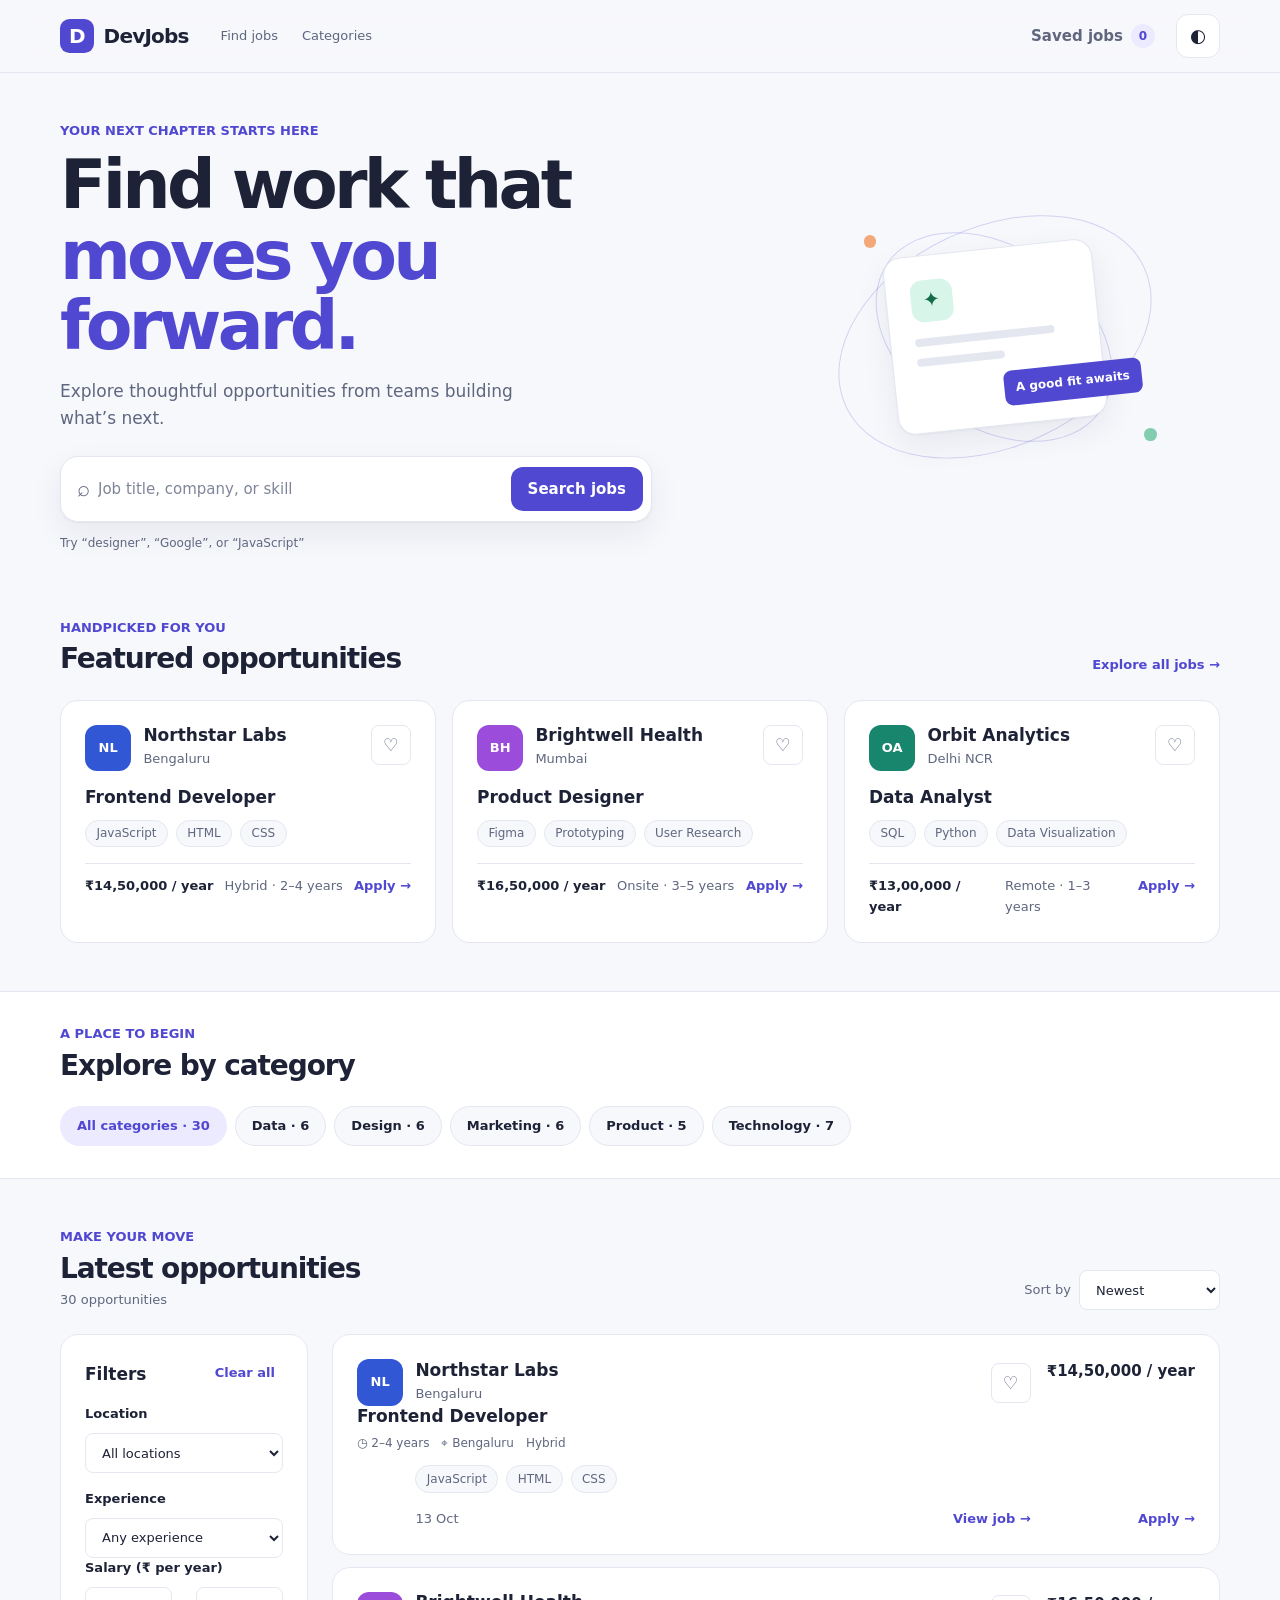
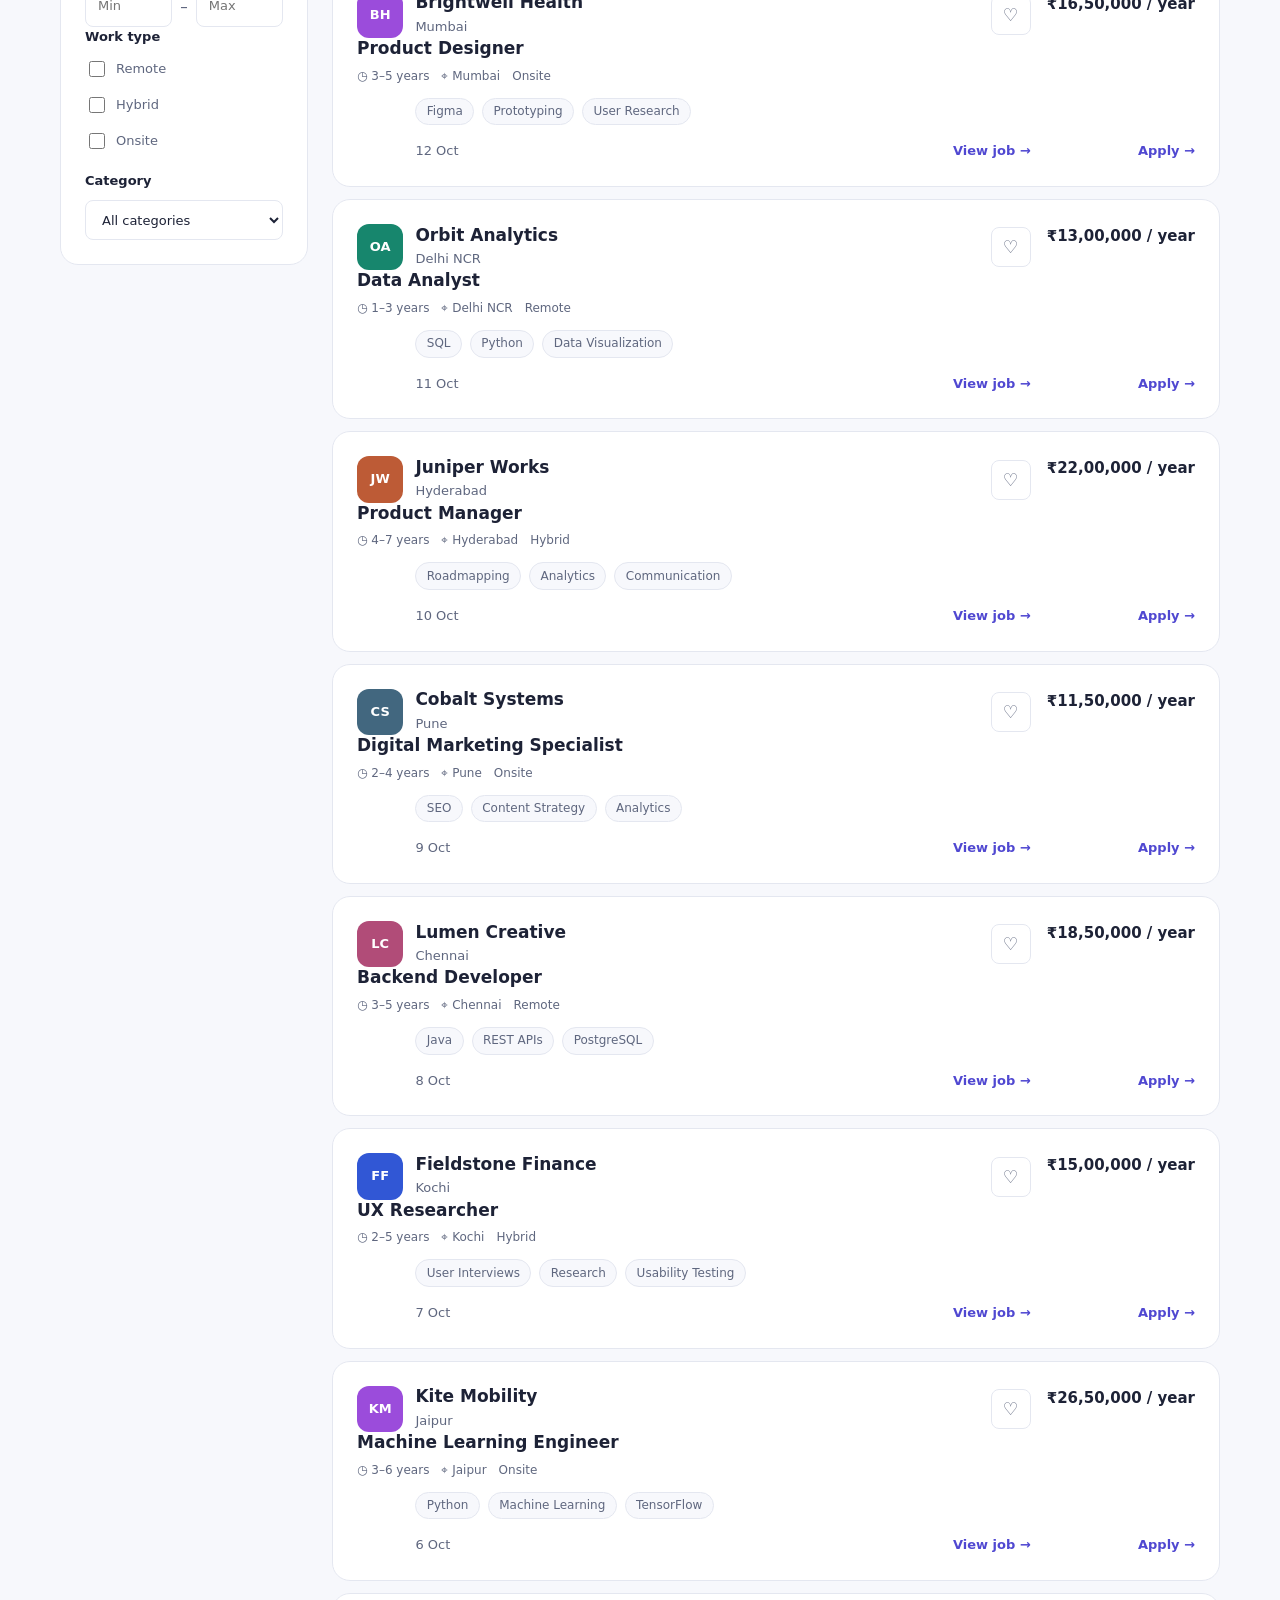
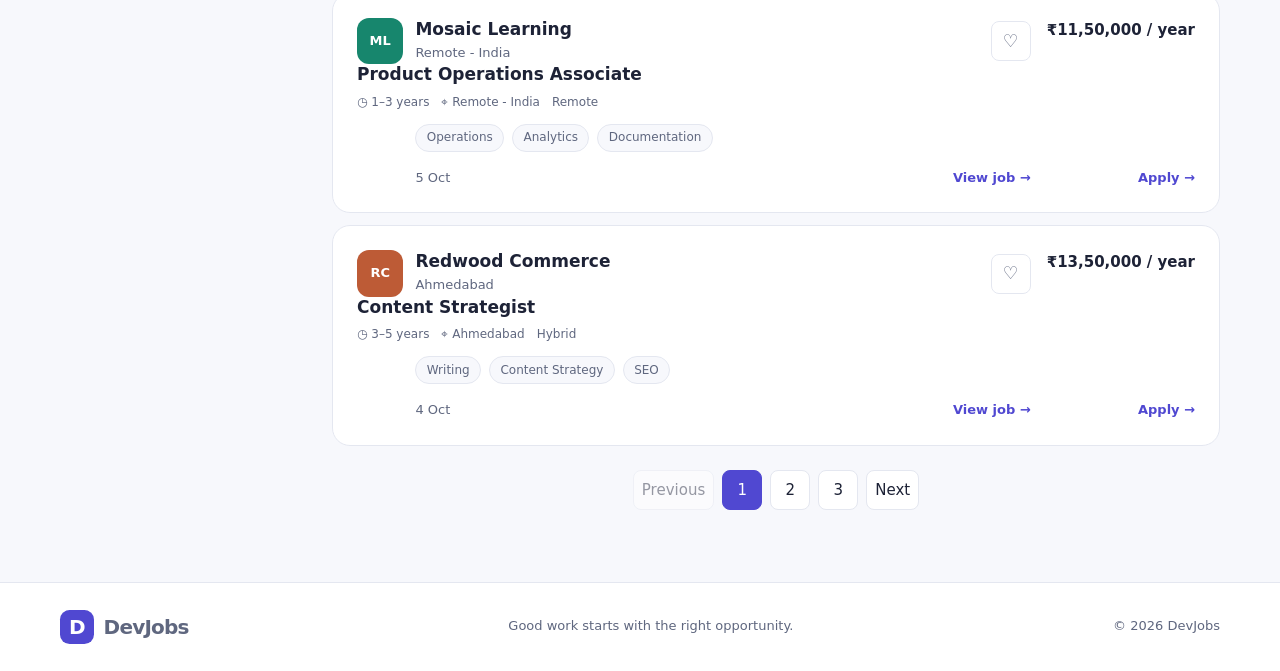
<file: index.html>
<!doctype html>
<html lang="en" data-theme="light">
<head>
  <meta charset="utf-8">
  <meta name="viewport" content="width=device-width, initial-scale=1">
  <meta name="description" content="Find your next opportunity with DevJobs.">
  <title>DevJobs — Find work that moves you forward</title>
  <link rel="icon" href="data:,">
  <link rel="stylesheet" href="css/style.css">
  <link rel="stylesheet" href="css/responsive.css">
  <script type="module" src="js/app.js"></script>
</head>
<body>
  <header class="site-header"><nav class="nav wrap" aria-label="Main navigation">
    <a class="brand" href="index.html"><span class="brand-mark">D</span> DevJobs</a>
    <div class="nav-links"><a href="#jobs">Find jobs</a><a href="#categories">Categories</a></div>
    <div class="nav-actions"><button class="button button-quiet" id="saved-toggle" type="button" aria-pressed="false">Saved jobs <span id="saved-count">0</span></button><button class="icon-button" id="theme-toggle" type="button" aria-label="Switch to dark theme">◐</button></div>
  </nav></header>
  <main>
    <section class="hero wrap"><div class="hero-copy"><p class="eyebrow">YOUR NEXT CHAPTER STARTS HERE</p><h1>Find work that<br><span>moves you forward.</span></h1><p class="hero-subtitle">Explore thoughtful opportunities from teams building what’s next.</p>
      <form class="hero-search" id="search-form" role="search"><label class="sr-only" for="job-search">Search by title, company, or skill</label><span aria-hidden="true">⌕</span><input id="job-search" type="search" placeholder="Job title, company, or skill"><button class="button button-primary" type="submit">Search jobs</button></form><p class="search-hint">Try “designer”, “Google”, or “JavaScript”</p>
    </div><div class="hero-art" aria-hidden="true"><div class="art-orbit orbit-one"></div><div class="art-orbit orbit-two"></div><div class="art-card art-card-main"><span class="art-spark">✦</span><span class="art-lines"></span><span class="art-lines short"></span><span class="art-pill">A good fit awaits</span></div><span class="art-dot dot-one"></span><span class="art-dot dot-two"></span></div></section>
    <section class="featured-section wrap" aria-labelledby="featured-heading"><div class="section-heading"><div><p class="eyebrow">HANDPICKED FOR YOU</p><h2 id="featured-heading">Featured opportunities</h2></div><a class="text-link" href="#jobs">Explore all jobs <span aria-hidden="true">→</span></a></div><div class="featured-grid" id="featured-jobs" aria-live="polite"></div></section>
    <section class="category-section" id="categories" aria-labelledby="category-heading"><div class="wrap"><div class="section-heading"><div><p class="eyebrow">A PLACE TO BEGIN</p><h2 id="category-heading">Explore by category</h2></div></div><div class="category-chips" id="category-chips"></div></div></section>
    <section class="jobs-section wrap" id="jobs" aria-labelledby="jobs-heading"><div class="section-heading jobs-title"><div><p class="eyebrow">MAKE YOUR MOVE</p><h2 id="jobs-heading">Latest opportunities</h2><p class="muted" id="results-count" aria-live="polite"></p></div><label class="sort-control">Sort by <select id="sort-select" aria-label="Sort jobs"><option value="newest">Newest</option><option value="salary-high">Highest Salary</option><option value="salary-low">Lowest Salary</option><option value="alphabetical">Alphabetical</option></select></label></div>
      <div class="job-layout"><aside class="filter-panel" aria-label="Filter jobs"><div class="filter-heading"><h3>Filters</h3><button class="text-button" id="clear-filters" type="button">Clear all</button></div>
        <label class="field-label" for="location-filter">Location</label><select id="location-filter"><option value="">All locations</option></select>
        <label class="field-label" for="experience-filter">Experience</label><select id="experience-filter"><option value="">Any experience</option><option value="0-1">0–1 years</option><option value="1-3">1–3 years</option><option value="3-5">3–5 years</option><option value="5-10">5–10 years</option><option value="10-20">10+ years</option></select>
        <fieldset class="filter-group"><legend>Salary (₹ per year)</legend><div class="range-fields"><label><span class="sr-only">Minimum salary</span><input id="salary-min" type="number" min="0" step="100000" placeholder="Min"></label><span aria-hidden="true">–</span><label><span class="sr-only">Maximum salary</span><input id="salary-max" type="number" min="0" step="100000" placeholder="Max"></label></div></fieldset>
        <fieldset class="filter-group"><legend>Work type</legend><div class="check-list"><label><input type="checkbox" name="job-type" value="Remote"> Remote</label><label><input type="checkbox" name="job-type" value="Hybrid"> Hybrid</label><label><input type="checkbox" name="job-type" value="Onsite"> Onsite</label></div></fieldset>
        <label class="field-label" for="category-filter">Category</label><select id="category-filter"><option value="">All categories</option></select>
      </aside><div class="results-column"><div id="loading-state" class="loading-grid" aria-label="Loading jobs" hidden></div><div id="error-state" class="state-card" role="alert" hidden><h3>We couldn’t load jobs</h3><p>Check your connection and try again.</p><button class="button button-primary" id="retry-load" type="button">Try again</button></div><div id="empty-state" class="state-card" hidden><span class="state-icon" aria-hidden="true">⌕</span><h3 id="empty-title">No jobs found</h3><p id="empty-message">Try changing your search or filters.</p><button class="button button-secondary" id="empty-reset" type="button">Clear filters</button></div><div class="job-list" id="job-list" aria-live="polite"></div><nav class="pagination" id="pagination" aria-label="Job result pages"></nav></div></div>
    </section>
  </main>
  <footer class="site-footer"><div class="wrap footer-inner"><a class="brand" href="index.html"><span class="brand-mark">D</span> DevJobs</a><p>Good work starts with the right opportunity.</p><span>© <span id="year"></span> DevJobs</span></div></footer>
</body>
</html>
</file>
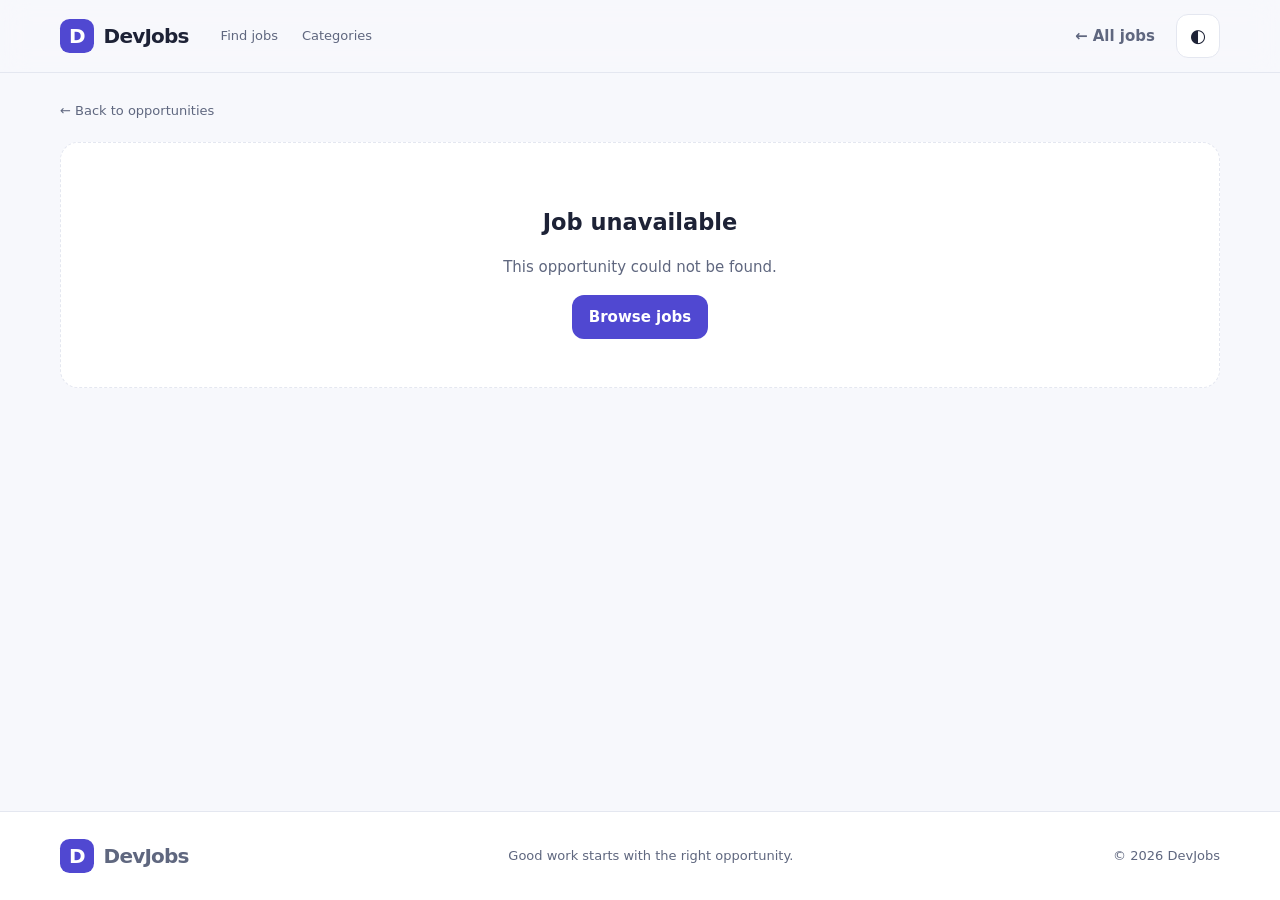
<file: job-details.html>
<!doctype html>
<html lang="en" data-theme="light">
<head>
  <meta charset="utf-8">
  <meta name="viewport" content="width=device-width, initial-scale=1">
  <meta name="description" content="Explore the role and apply through DevJobs.">
  <title>Job details — DevJobs</title>
  <link rel="icon" href="data:,">
  <link rel="stylesheet" href="css/style.css">
  <link rel="stylesheet" href="css/responsive.css">
  <script type="module" src="js/details.js"></script>
</head>
<body class="details-page">
  <header class="site-header"><nav class="nav wrap" aria-label="Main navigation">
    <a class="brand" href="index.html"><span class="brand-mark">D</span> DevJobs</a>
    <div class="nav-links"><a href="index.html#jobs">Find jobs</a><a href="index.html#categories">Categories</a></div>
    <div class="nav-actions"><a class="button button-quiet" href="index.html#jobs">← All jobs</a><button class="icon-button" id="theme-toggle" type="button" aria-label="Switch theme">◐</button></div>
  </nav></header>
  <main class="wrap detail-main">
    <a class="back-link" href="index.html#jobs">← Back to opportunities</a>
    <div id="detail-loading" class="state-card"><p>Loading job details…</p></div>
    <div id="detail-error" class="state-card" role="alert" hidden><h2>Job unavailable</h2><p>This opportunity could not be found.</p><a class="button button-primary" href="index.html#jobs">Browse jobs</a></div>
    <div id="detail-content" hidden>
      <section class="detail-hero">
        <div class="detail-company" id="detail-company"></div>
        <div class="detail-hero-actions"><button class="button button-secondary" id="detail-save" type="button">♡ Save job</button><button class="button button-primary" id="apply-open" type="button">Apply now</button></div>
      </section>
      <div class="detail-layout">
        <article class="detail-copy">
          <section class="detail-section"><p class="eyebrow">ABOUT THE ROLE</p><h2 id="detail-title"></h2><p id="detail-description" class="detail-description"></p></section>
          <section class="detail-section"><h2>What you’ll do</h2><ul id="detail-responsibilities"></ul></section>
          <section class="detail-section"><h2>What you’ll bring</h2><ul id="detail-requirements"></ul></section>
          <section class="detail-section"><h2>Skills</h2><div class="tag-row" id="detail-skills"></div></section>
          <section class="detail-section"><h2>Benefits</h2><ul id="detail-benefits"></ul></section>
        </article>
        <aside class="detail-aside"><h2>Role overview</h2><div class="overview-row"><span>Salary</span><strong id="detail-salary"></strong></div><div class="overview-row"><span>Experience</span><strong id="detail-experience"></strong></div><div class="overview-row"><span>Location</span><strong id="detail-location"></strong></div><div class="overview-row"><span>Job type</span><strong id="detail-type"></strong></div><button class="button button-primary full-button" id="apply-open-side" type="button">Apply for this role</button></aside>
      </div>
      <section class="recent-section" aria-labelledby="recent-heading"><p class="eyebrow">PICK UP WHERE YOU LEFT OFF</p><h2 id="recent-heading">Recently viewed jobs</h2><div id="recent-jobs" class="featured-grid"></div></section>
    </div>
  </main>
  <footer class="site-footer"><div class="wrap footer-inner"><a class="brand" href="index.html"><span class="brand-mark">D</span> DevJobs</a><p>Good work starts with the right opportunity.</p><span>© <span id="year"></span> DevJobs</span></div></footer>

  <dialog class="application-dialog" id="application-dialog" aria-labelledby="application-title">
    <div class="dialog-heading"><div><p class="eyebrow">YOUR NEXT CHAPTER</p><h2 id="application-title">Apply for this role</h2></div><button class="icon-button" id="application-close" type="button" aria-label="Close application">×</button></div>
    <ol class="step-indicator" id="step-indicator" aria-label="Application steps"><li aria-current="step">Personal</li><li>Professional</li><li>Uploads</li><li>Review</li></ol>
    <div id="application-error" class="form-error" role="alert" tabindex="-1" hidden></div>
    <form id="application-form" novalidate>
      <section class="application-step" data-step="1"><h3>Personal information</h3><label class="form-field">Full name<input name="name" autocomplete="name" required maxlength="100"></label><label class="form-field">Email<input name="email" type="email" autocomplete="email" required></label><label class="form-field">Phone<input name="phone" type="tel" autocomplete="tel" required placeholder="10 digits or +91"></label></section>
      <section class="application-step" data-step="2" hidden><h3>Professional details</h3><label class="form-field">Years of experience<input name="experience" type="number" min="0" step="1" required></label><label class="form-field">Skills<textarea name="skills" rows="3" required placeholder="Separate skills with commas"></textarea></label><label class="form-field">Portfolio URL <span class="optional">(optional)</span><input name="portfolio" type="url" placeholder="https://"></label><label class="form-field">LinkedIn URL <span class="optional">(optional)</span><input name="linkedin" type="url" placeholder="https://www.linkedin.com/in/..."></label></section>
      <section class="application-step" data-step="3" hidden><h3>Upload your documents</h3><p class="muted">PDF, DOC, or DOCX. Maximum 5 MB per file.</p><label class="form-field">Resume <input name="resume" type="file" required accept=".pdf,.doc,.docx,application/pdf,application/msword,application/vnd.openxmlformats-officedocument.wordprocessingml.document"></label><label class="form-field">Cover letter <span class="optional">(optional)</span><input name="coverLetter" type="file" accept=".pdf,.doc,.docx,application/pdf,application/msword,application/vnd.openxmlformats-officedocument.wordprocessingml.document"></label></section>
      <section class="application-step" data-step="4" hidden><h3>Review your application</h3><div id="application-review" class="review-summary"></div><p class="muted">Please check your details before submitting.</p></section>
      <div class="dialog-actions"><button class="button button-quiet" id="step-back" type="button" hidden>Back</button><span class="dialog-spacer"></span><button class="button button-secondary" id="step-next" type="button">Continue</button><button class="button button-primary" id="application-submit" type="submit" hidden>Submit application</button></div>
    </form>
    <section id="application-success" class="application-success" hidden><span class="success-mark" aria-hidden="true">✓</span><h3>Application Submitted Successfully</h3><p>Application ID: <strong id="application-id"></strong></p><p>Applied Date: <strong id="application-date"></strong></p><button class="button button-primary" id="success-close" type="button">Done</button></section>
  </dialog>
</body>
</html>
</file>
<file: css/style.css>
/* ==========================================================================
   Job board stylesheet — plain CSS, no preprocessor or framework.
   Same class names as before, so your HTML does not need to change.
   ========================================================================== */

/* ---------- 1. Design tokens ---------- */
:root {
  color-scheme: light dark;

  /* Colour */
  --bg: #f7f8fc;
  --surface: #ffffff;
  --ink: #1d2236;
  --muted: #5f677f; /* darkened from #788096 to pass 4.5:1 on --bg */
  --line: #e4e7f0;
  --primary: #5048d1;
  --primary-ink: #ffffff;
  --primary-soft: #eceaff;
  --mint: #d7f5e9;
  --mint-ink: #146c4a;
  --peach: #ffe5d5;
  --blue: #dce9ff;
  --danger-bg: #fff0ee;
  --danger-ink: #a52e23;
  --danger-line: #ffd0ca;
  --shadow: 0 1px 2px rgb(29 34 54 / 0.04), 0 12px 32px rgb(29 34 54 / 0.07);
  --shadow-lg: 0 24px 80px rgb(20 25 50 / 0.28);

  /* Type */
  --font-sans: Inter, ui-sans-serif, system-ui, -apple-system, "Segoe UI",
    Roboto, sans-serif;
  --text-xs: 0.75rem;
  --text-sm: 0.8125rem;
  --text-base: 0.9375rem;
  --text-md: 1.0625rem;
  --text-lg: 1.25rem;
  --text-xl: 1.75rem;

  /* Space (4px base) */
  --space-1: 0.25rem;
  --space-2: 0.5rem;
  --space-3: 0.75rem;
  --space-4: 1rem;
  --space-5: 1.5rem;
  --space-6: 2rem;
  --space-7: 3rem;
  --space-8: 4.5rem;

  /* Shape — one radius per level of hierarchy, not one for everything */
  --radius-sm: 8px;
  --radius-md: 12px;
  --radius-lg: 18px;
  --radius-pill: 999px;

  /* Layout */
  --container: 72.5rem;
  --header-h: 4.5rem;

  /* Motion */
  --ease: cubic-bezier(0.2, 0.7, 0.2, 1);
  --fast: 150ms;
  --med: 220ms;

  font-family: var(--font-sans);
}

/* Dark palette — shared by the OS preference and the manual toggle */
@media (prefers-color-scheme: dark) {
  :root:not([data-theme="light"]) {
    --bg: #131521;
    --surface: #1d2030;
    --ink: #eff0f9;
    --muted: #a6abc0;
    --line: #333750;
    --primary: #a29cff;
    --primary-ink: #14122e;
    --primary-soft: #33305a;
    --mint: #25483c;
    --mint-ink: #7fe0b6;
    --peach: #4a382f;
    --blue: #2b3c56;
    --danger-bg: #3d1f1d;
    --danger-ink: #ffb4aa;
    --danger-line: #6b312c;
    --shadow: 0 1px 2px rgb(0 0 0 / 0.3), 0 12px 32px rgb(0 0 0 / 0.25);
    --shadow-lg: 0 24px 80px rgb(0 0 0 / 0.6);
  }
}
html[data-theme="dark"] {
  color-scheme: dark;
  --bg: #131521;
  --surface: #1d2030;
  --ink: #eff0f9;
  --muted: #a6abc0;
  --line: #333750;
  --primary: #a29cff;
  --primary-ink: #14122e;
  --primary-soft: #33305a;
  --mint: #25483c;
  --mint-ink: #7fe0b6;
  --peach: #4a382f;
  --blue: #2b3c56;
  --danger-bg: #3d1f1d;
  --danger-ink: #ffb4aa;
  --danger-line: #6b312c;
  --shadow: 0 1px 2px rgb(0 0 0 / 0.3), 0 12px 32px rgb(0 0 0 / 0.25);
  --shadow-lg: 0 24px 80px rgb(0 0 0 / 0.6);
}
html[data-theme="light"] {
  color-scheme: light;
}

/* ---------- 2. Base ---------- */
*,
*::before,
*::after {
  box-sizing: border-box;
}
html {
  scroll-behavior: smooth;
  scroll-padding-top: calc(var(--header-h) + var(--space-4));
  -webkit-text-size-adjust: 100%;
  text-size-adjust: 100%;
}
body {
  margin: 0;
  min-height: 100vh;
  min-height: 100dvh;
  display: flex;
  flex-direction: column;
  background: var(--bg);
  color: var(--ink);
  font-size: var(--text-base);
  line-height: 1.6;
  -webkit-font-smoothing: antialiased;
  text-rendering: optimizeLegibility;
}
main {
  flex: 1;
}
img,
svg {
  max-width: 100%;
  display: block;
}
h1,
h2,
h3,
h4 {
  line-height: 1.2;
  text-wrap: balance;
}
p {
  text-wrap: pretty;
}
button,
input,
select,
textarea {
  font: inherit;
  color: inherit;
}
button,
select,
summary {
  cursor: pointer;
}
button:disabled {
  cursor: not-allowed;
}
a {
  color: inherit;
  text-decoration: none;
}
::selection {
  background: var(--primary-soft);
  color: var(--ink);
}
[hidden] {
  display: none !important;
}
.sr-only {
  position: absolute;
  width: 1px;
  height: 1px;
  padding: 0;
  margin: -1px;
  overflow: hidden;
  clip: rect(0, 0, 0, 0);
  white-space: nowrap;
  border: 0;
}
:focus-visible {
  outline: 3px solid color-mix(in srgb, var(--primary) 60%, transparent);
  outline-offset: 2px;
}
:focus:not(:focus-visible) {
  outline: none;
}

/* ---------- 3. Layout helpers ---------- */
.wrap {
  width: min(var(--container), 100% - 2 * clamp(1rem, 4vw, 1.75rem));
  margin-inline: auto;
}

/* ---------- 4. Buttons ---------- */
.button,
.icon-button {
  display: inline-flex;
  align-items: center;
  justify-content: center;
  gap: var(--space-2);
  border: 1px solid transparent;
  border-radius: var(--radius-md);
  font-weight: 650;
  line-height: 1;
  white-space: nowrap;
  transition: transform var(--fast) var(--ease),
    background-color var(--fast) var(--ease),
    color var(--fast) var(--ease), border-color var(--fast) var(--ease);
}
.button {
  min-height: 2.75rem; /* 44px touch target */
  padding: 0 var(--space-4);
}
.button:active,
.icon-button:active {
  transform: translateY(1px);
}
.button-primary {
  background: var(--primary);
  color: var(--primary-ink);
}
.button-primary:hover {
  background: color-mix(in srgb, var(--primary) 88%, var(--ink));
}
.button-secondary {
  background: var(--primary-soft);
  color: var(--primary);
}
.button-secondary:hover {
  background: color-mix(in srgb, var(--primary-soft) 80%, var(--primary));
}
.button-quiet {
  background: transparent;
  color: var(--muted);
  padding-inline: var(--space-3);
}
.button-quiet:hover {
  color: var(--ink);
  background: var(--primary-soft);
}
.button-quiet span {
  display: inline-grid;
  place-items: center;
  min-width: 1.5rem;
  height: 1.5rem;
  padding-inline: 0.4rem;
  background: var(--primary-soft);
  color: var(--primary);
  border-radius: var(--radius-pill);
  font-size: var(--text-xs);
}
.button:disabled,
.button[aria-disabled="true"] {
  opacity: 0.5;
  pointer-events: none;
}
.icon-button {
  width: 2.75rem;
  height: 2.75rem;
  background: var(--surface);
  border-color: var(--line);
  font-size: 1.15rem;
}
.icon-button:hover {
  border-color: var(--primary);
  color: var(--primary);
}

/* ---------- 5. Header & navigation ---------- */
.site-header {
  position: sticky;
  top: 0;
  z-index: 10;
  background: color-mix(in srgb, var(--bg) 88%, transparent);
  -webkit-backdrop-filter: blur(14px);
  backdrop-filter: blur(14px);
  border-bottom: 1px solid var(--line);
}
.nav {
  min-height: var(--header-h);
  display: flex;
  align-items: center;
  gap: var(--space-6);
}
.brand {
  display: inline-flex;
  align-items: center;
  gap: 0.6rem;
  font-size: var(--text-lg);
  font-weight: 800;
  letter-spacing: -0.04em;
}
.brand-mark {
  display: grid;
  place-items: center;
  width: 2.125rem;
  height: 2.125rem;
  background: var(--primary);
  color: var(--primary-ink);
  border-radius: 0.6rem;
  font-weight: 800;
}
.nav-links,
.nav-actions {
  display: flex;
  align-items: center;
}
.nav-links {
  gap: var(--space-5);
  color: var(--muted);
  font-size: var(--text-sm);
  font-weight: 500;
}
.nav-links a {
  padding-block: var(--space-2);
  transition: color var(--fast);
}
.nav-links a:hover,
.nav-links a[aria-current="page"],
.text-link:hover {
  color: var(--primary);
}
.nav-actions {
  margin-inline-start: auto;
  gap: var(--space-2);
}

/* ---------- 6. Hero ---------- */
.hero {
  min-height: 26rem;
  display: grid;
  grid-template-columns: minmax(0, 1.2fr) minmax(0, 0.8fr);
  align-items: center;
  gap: var(--space-6);
  padding-block: var(--space-7) var(--space-6);
}
.eyebrow {
  color: var(--primary);
  font-size: var(--text-sm);
  font-weight: 700;
  margin: 0 0 var(--space-2);
}
.hero h1 {
  font-size: clamp(2.5rem, 5.4vw, 4.25rem);
  line-height: 1.04;
  letter-spacing: -0.055em;
  margin: 0;
}
.hero h1 span {
  color: var(--primary);
}
.hero-subtitle {
  max-width: 30rem;
  color: var(--muted);
  font-size: var(--text-md);
  margin: var(--space-4) 0 var(--space-5);
}
.hero-search {
  display: flex;
  align-items: center;
  gap: var(--space-2);
  max-width: 37rem;
  background: var(--surface);
  padding: var(--space-2);
  border: 1px solid var(--line);
  border-radius: var(--radius-lg);
  box-shadow: var(--shadow);
  transition: border-color var(--fast), box-shadow var(--fast);
}
.hero-search:focus-within {
  border-color: var(--primary);
  box-shadow: 0 0 0 4px color-mix(in srgb, var(--primary) 18%, transparent),
    var(--shadow);
}
.hero-search > span {
  font-size: 1.4rem;
  color: var(--muted);
  padding-inline-start: var(--space-2);
}
.hero-search input {
  min-width: 0;
  flex: 1;
  border: 0;
  background: transparent;
  padding: var(--space-3) 0;
}
.hero-search input:focus-visible {
  outline: none; /* the container shows focus instead */
}
.hero-search input::placeholder {
  color: var(--muted);
  opacity: 0.8;
}
.search-hint {
  font-size: var(--text-xs);
  color: var(--muted);
  margin: var(--space-3) 0 0;
}

/* Hero art */
.hero-art {
  height: 18.75rem;
  position: relative;
  display: grid;
  place-items: center;
  pointer-events: none;
}
.art-orbit {
  position: absolute;
  border: 1px solid color-mix(in srgb, var(--primary) 22%, transparent);
  border-radius: 50%;
  transform: rotate(-25deg);
}
.orbit-one {
  width: 20.6rem;
  height: 13.75rem;
}
.orbit-two {
  width: 16.25rem;
  height: 11.25rem;
  transform: rotate(35deg);
}
.art-card {
  position: relative;
  background: var(--surface);
  border: 1px solid var(--line);
  border-radius: var(--radius-lg);
  box-shadow: var(--shadow);
}
.art-card-main {
  width: 13.1rem;
  height: 11.1rem;
  padding: var(--space-5);
  transform: rotate(-6deg);
}
.art-spark {
  display: grid;
  place-items: center;
  width: 2.6rem;
  height: 2.6rem;
  border-radius: var(--radius-md);
  background: var(--mint);
  color: var(--mint-ink);
  font-size: 1.3rem;
  margin-bottom: var(--space-4);
}
.art-lines {
  display: block;
  width: 8.75rem;
  height: 0.5rem;
  background: var(--line);
  border-radius: var(--radius-pill);
  margin: var(--space-3) 0;
}
.art-lines.short {
  width: 5.5rem;
}
.art-pill {
  position: absolute;
  bottom: 1.1rem;
  right: -2.4rem;
  background: var(--primary);
  color: var(--primary-ink);
  padding: 0.5rem 0.75rem;
  border-radius: var(--radius-sm);
  font-size: var(--text-xs);
  font-weight: 700;
}
.art-dot {
  position: absolute;
  width: 0.8rem;
  height: 0.8rem;
  border-radius: 50%;
  background: #f3a879;
}
.dot-one {
  top: 3rem;
  left: 21%;
}
.dot-two {
  bottom: 2.9rem;
  right: 14%;
  background: #82cdb0;
}

/* ---------- 7. Section headings ---------- */
.section-heading {
  display: flex;
  align-items: flex-end;
  justify-content: space-between;
  flex-wrap: wrap;
  gap: var(--space-4);
  margin-bottom: var(--space-5);
}
.section-heading h2 {
  font-size: var(--text-xl);
  letter-spacing: -0.04em;
  margin: 0;
}
.section-heading .eyebrow {
  margin-bottom: var(--space-1);
}
.text-link {
  font-weight: 700;
  color: var(--primary);
  font-size: var(--text-sm);
  transition: color var(--fast);
}
.text-link:hover {
  text-decoration: underline;
  text-underline-offset: 3px;
}

/* ---------- 8. Cards (featured + job) ---------- */
.featured-section {
  padding-block: var(--space-6) var(--space-7);
}
.featured-grid {
  display: grid;
  grid-template-columns: repeat(3, minmax(0, 1fr));
  gap: var(--space-4);
}
.featured-card,
.job-card {
  background: var(--surface);
  border: 1px solid var(--line);
  border-radius: var(--radius-lg);
  transition: transform var(--med) var(--ease),
    box-shadow var(--med) var(--ease), border-color var(--med);
}
.job-card:hover,
.job-card:focus-within {
  border-color: color-mix(in srgb, var(--primary) 35%, var(--line));
  box-shadow: var(--shadow);
}
.featured-card:hover {
  transform: translateY(-2px);
  box-shadow: var(--shadow);
}
.featured-card {
  padding: var(--space-5);
}
.company-row {
  display: flex;
  align-items: flex-start;
  gap: var(--space-3);
}
.company-logo {
  display: grid;
  place-items: center;
  flex: none;
  width: 2.9rem;
  height: 2.9rem;
  border-radius: var(--radius-md);
  color: #fff;
  font-size: var(--text-sm);
  font-weight: 800;
}
.company-info {
  min-width: 0;
  flex: 1;
}
.company-info h3 {
  font-size: var(--text-md);
  margin: 0 0 var(--space-1);
  overflow-wrap: anywhere;
}
.company-info p,
.muted {
  font-size: var(--text-sm);
  color: var(--muted);
  margin: 0;
}
.save-button {
  display: grid;
  place-items: center;
  flex: none;
  border: 1px solid var(--line);
  background: transparent;
  color: var(--muted);
  width: 2.5rem;
  height: 2.5rem;
  border-radius: var(--radius-sm);
  font-size: 1.1rem;
  transition: background-color var(--fast), color var(--fast),
    border-color var(--fast);
}
.save-button:hover {
  color: var(--primary);
  border-color: var(--primary);
}
.save-button[aria-pressed="true"] {
  background: var(--primary-soft);
  color: var(--primary);
  border-color: transparent;
}
.featured-card h4 {
  margin: var(--space-4) 0 var(--space-3);
  font-size: var(--text-md);
}
.tag-row,
.job-tags {
  display: flex;
  gap: var(--space-2);
  flex-wrap: wrap;
}
.tag {
  background: var(--bg);
  border: 1px solid var(--line);
  border-radius: var(--radius-pill);
  padding: 0.2rem 0.65rem;
  color: var(--muted);
  font-size: var(--text-xs);
}
.featured-meta {
  display: flex;
  justify-content: space-between;
  gap: var(--space-2);
  margin-top: var(--space-4);
  padding-top: var(--space-3);
  border-top: 1px solid var(--line);
  font-size: var(--text-sm);
}
.featured-meta strong {
  font-size: var(--text-sm);
}

/* ---------- 9. Categories ---------- */
.category-section {
  padding-block: var(--space-6);
  background: var(--surface);
  border-block: 1px solid var(--line);
}
.category-chips {
  display: flex;
  flex-wrap: wrap;
  gap: var(--space-2);
}
.category-chip {
  min-height: 2.5rem;
  border: 1px solid var(--line);
  background: var(--bg);
  padding: 0 var(--space-4);
  border-radius: var(--radius-pill);
  font-size: var(--text-sm);
  font-weight: 600;
  transition: background-color var(--fast), color var(--fast),
    border-color var(--fast);
}
.category-chip:hover {
  border-color: var(--primary);
  color: var(--primary);
}
.category-chip[aria-pressed="true"] {
  background: var(--primary-soft);
  color: var(--primary);
  border-color: transparent;
}

/* ---------- 10. Job listings ---------- */
.jobs-section {
  padding-block: var(--space-7) var(--space-8);
}
.jobs-title {
  margin-bottom: var(--space-5);
}
.jobs-title h2 {
  margin-bottom: var(--space-1);
}
.sort-control {
  display: flex;
  align-items: center;
  gap: var(--space-2);
  color: var(--muted);
  font-size: var(--text-sm);
}
.sort-control select,
.filter-panel select,
.range-fields input {
  min-height: 2.5rem;
  color: var(--ink);
  background: var(--surface);
  border: 1px solid var(--line);
  border-radius: var(--radius-sm);
  padding: 0 var(--space-3);
  transition: border-color var(--fast);
}
.sort-control select:hover,
.filter-panel select:hover,
.range-fields input:hover {
  border-color: color-mix(in srgb, var(--primary) 50%, var(--line));
}
.job-layout {
  display: grid;
  grid-template-columns: 15.5rem minmax(0, 1fr);
  gap: var(--space-5);
  align-items: start;
}

/* Filters */
.filter-panel {
  background: var(--surface);
  border: 1px solid var(--line);
  border-radius: var(--radius-lg);
  padding: var(--space-5);
  position: sticky;
  top: calc(var(--header-h) + var(--space-4));
  max-height: calc(100dvh - var(--header-h) - var(--space-5));
  overflow-y: auto;
}
.filter-heading {
  display: flex;
  justify-content: space-between;
  align-items: center;
  margin-bottom: var(--space-4);
}
.filter-heading h3 {
  font-size: var(--text-md);
  margin: 0;
}
.text-button {
  color: var(--primary);
  font-size: var(--text-sm);
  border: 0;
  background: none;
  font-weight: 700;
  padding: var(--space-1) var(--space-2);
  border-radius: var(--radius-sm);
}
.text-button:hover {
  background: var(--primary-soft);
}
.field-label,
.filter-group legend {
  display: block;
  font-weight: 700;
  font-size: var(--text-sm);
  padding: 0;
  margin: var(--space-4) 0 var(--space-2);
}
.filter-panel > select {
  width: 100%;
  font-size: var(--text-sm);
}
.filter-group {
  padding: 0;
  border: 0;
  margin: 0;
  min-width: 0;
}
.range-fields {
  display: flex;
  align-items: center;
  gap: var(--space-2);
  color: var(--muted);
}
.range-fields label {
  min-width: 0;
  flex: 1;
}
.range-fields input {
  width: 100%;
  min-width: 0;
  font-size: var(--text-sm);
}
.check-list {
  display: grid;
  gap: var(--space-2);
  color: var(--muted);
  font-size: var(--text-sm);
}
.check-list label {
  display: flex;
  align-items: center;
  gap: var(--space-2);
  min-height: 1.75rem;
  cursor: pointer;
}
.check-list input {
  accent-color: var(--primary);
  width: 1rem;
  height: 1rem;
}

/* Results */
.results-column {
  min-width: 0;
}
.job-list {
  display: grid;
  gap: var(--space-3);
}
.job-card {
  display: grid;
  grid-template-columns: minmax(0, 1fr) auto;
  gap: var(--space-4);
  padding: var(--space-5);
}
.job-card h3 {
  margin: 0 0 var(--space-1);
  font-size: var(--text-md);
}
.job-card h3 a:hover {
  color: var(--primary);
}
/* Make the whole card clickable via the title link */
.job-card h3 a::after {
  content: "";
  position: absolute;
  inset: 0;
  border-radius: inherit;
}
.job-card {
  position: relative;
}
.job-card .save-button,
.job-card .apply-link,
.job-card .tag {
  position: relative;
  z-index: 1;
}
.job-card .company-row {
  align-items: center;
}
.job-card-bottom {
  display: flex;
  align-items: center;
  justify-content: space-between;
  gap: var(--space-4);
  margin: var(--space-4) 0 0 3.65rem;
}
.job-tags {
  margin: var(--space-3) 0 0 3.65rem;
}
.job-card-side {
  display: flex;
  flex-direction: column;
  align-items: flex-end;
  justify-content: space-between;
  text-align: end;
}
.salary {
  font-weight: 800;
  white-space: nowrap;
  font-variant-numeric: tabular-nums;
}
.job-facts {
  display: flex;
  flex-wrap: wrap;
  gap: var(--space-2) var(--space-3);
  color: var(--muted);
  font-size: var(--text-xs);
  margin-top: var(--space-2);
}
.apply-link {
  font-size: var(--text-sm);
  color: var(--primary);
  font-weight: 700;
  white-space: nowrap;
}
.apply-link:hover {
  text-decoration: underline;
  text-underline-offset: 3px;
}

/* Pagination */
.pagination {
  display: flex;
  justify-content: center;
  flex-wrap: wrap;
  gap: var(--space-2);
  margin-top: var(--space-5);
}
.page-button {
  border: 1px solid var(--line);
  background: var(--surface);
  min-width: 2.5rem;
  height: 2.5rem;
  padding-inline: var(--space-2);
  border-radius: var(--radius-sm);
  font-variant-numeric: tabular-nums;
  transition: background-color var(--fast), border-color var(--fast);
}
.page-button:hover:not(:disabled):not([aria-current="page"]) {
  border-color: var(--primary);
  color: var(--primary);
}
.page-button[aria-current="page"] {
  background: var(--primary);
  color: var(--primary-ink);
  border-color: var(--primary);
}
.page-button:disabled {
  opacity: 0.45;
}

/* Empty & loading states */
.state-card {
  padding: var(--space-7) var(--space-5);
  text-align: center;
  background: var(--surface);
  border: 1px dashed var(--line);
  border-radius: var(--radius-lg);
}
.state-card h3 {
  margin: var(--space-2) 0;
}
.state-card p {
  color: var(--muted);
  margin: 0 auto var(--space-4);
  max-width: 28rem;
}
.state-icon {
  color: var(--primary);
  font-size: 2rem;
}
.loading-grid {
  display: grid;
  gap: var(--space-3);
}
.skeleton {
  height: 9.5rem;
  border-radius: var(--radius-lg);
  background: linear-gradient(
    100deg,
    var(--line) 20%,
    color-mix(in srgb, var(--line) 40%, var(--surface)) 40%,
    var(--line) 60%
  );
  background-size: 200% 100%;
  animation: shimmer 1.2s linear infinite;
}
@keyframes shimmer {
  to {
    background-position: -200% 0;
  }
}

/* ---------- 11. Footer ---------- */
.site-footer {
  background: var(--surface);
  border-top: 1px solid var(--line);
}
.footer-inner {
  min-height: 5.5rem;
  display: flex;
  align-items: center;
  justify-content: space-between;
  flex-wrap: wrap;
  gap: var(--space-4);
  padding-block: var(--space-4);
  color: var(--muted);
  font-size: var(--text-sm);
}
.footer-inner p {
  margin: 0;
}

/* ---------- 12. Job detail page ---------- */
.detail-main {
  padding-block: var(--space-5) var(--space-8);
}
.back-link {
  display: inline-block;
  color: var(--muted);
  font-size: var(--text-sm);
  margin: 0 0 var(--space-4);
  padding-block: var(--space-1);
  transition: color var(--fast);
}
.back-link:hover {
  color: var(--primary);
}
.detail-hero {
  display: flex;
  align-items: center;
  justify-content: space-between;
  gap: var(--space-5);
  background: var(--surface);
  border: 1px solid var(--line);
  border-radius: var(--radius-lg);
  padding: var(--space-5) var(--space-6);
  margin-bottom: var(--space-5);
}
.detail-company {
  display: flex;
  align-items: center;
  gap: var(--space-4);
  min-width: 0;
}
.detail-company h1 {
  font-size: clamp(1.5rem, 3vw, 2.25rem);
  letter-spacing: -0.045em;
  margin: 0;
}
.detail-company .eyebrow {
  margin: 0 0 var(--space-1);
}
.detail-logo {
  width: 3.9rem;
  height: 3.9rem;
  border-radius: var(--radius-lg);
  font-size: var(--text-md);
}
.detail-hero-actions {
  display: flex;
  gap: var(--space-2);
  flex: none;
}
.detail-layout {
  display: grid;
  grid-template-columns: minmax(0, 1fr) 18rem;
  gap: var(--space-5);
  align-items: start;
}
.detail-copy,
.detail-aside {
  background: var(--surface);
  border: 1px solid var(--line);
  border-radius: var(--radius-lg);
}
.detail-copy {
  padding: var(--space-6);
}
.detail-section {
  padding: 0 0 var(--space-5);
  margin-bottom: var(--space-5);
  border-bottom: 1px solid var(--line);
}
.detail-section:last-child {
  padding: 0;
  margin: 0;
  border: 0;
}
.detail-section h2,
.detail-aside h2 {
  font-size: var(--text-lg);
  letter-spacing: -0.03em;
  margin: 0 0 var(--space-3);
}
.detail-description {
  color: var(--muted);
  line-height: 1.75;
  max-width: 68ch; /* keeps line length readable */
}
.detail-section ul {
  padding-inline-start: 1.25rem;
  color: var(--muted);
  display: grid;
  gap: var(--space-2);
  max-width: 68ch;
}
.detail-aside {
  padding: var(--space-5);
  position: sticky;
  top: calc(var(--header-h) + var(--space-4));
}
.detail-aside h2 {
  margin-bottom: var(--space-4);
}
.overview-row {
  display: flex;
  justify-content: space-between;
  gap: var(--space-3);
  padding: var(--space-3) 0;
  border-bottom: 1px solid var(--line);
  font-size: var(--text-sm);
}
.overview-row span {
  color: var(--muted);
}
.overview-row strong {
  text-align: end;
}
.full-button {
  width: 100%;
  margin-top: var(--space-4);
}
.recent-section {
  padding-top: var(--space-7);
}
.recent-section h2 {
  margin: 0 0 var(--space-5);
  font-size: 1.5rem;
  letter-spacing: -0.04em;
}
.recent-job-link {
  display: block;
  font-weight: 700;
  margin: var(--space-4) 0 var(--space-1);
}
.recent-job-link:hover {
  color: var(--primary);
}

/* ---------- 13. Application dialog ---------- */
.application-dialog {
  width: min(38rem, 100% - 1.75rem);
  max-height: min(90dvh, 53rem);
  overflow: auto;
  overscroll-behavior: contain;
  border: 1px solid var(--line);
  border-radius: var(--radius-lg);
  padding: var(--space-5);
  background: var(--surface);
  color: var(--ink);
  box-shadow: var(--shadow-lg);
}
.application-dialog[open] {
  animation: dialog-in var(--med) var(--ease);
}
.application-dialog::backdrop {
  background: rgb(14 17 30 / 0.6);
  -webkit-backdrop-filter: blur(3px);
  backdrop-filter: blur(3px);
}
@keyframes dialog-in {
  from {
    opacity: 0;
    transform: translateY(8px) scale(0.98);
  }
}
.dialog-heading {
  display: flex;
  justify-content: space-between;
  align-items: center;
  gap: var(--space-4);
}
.dialog-heading h2 {
  margin: 0;
  font-size: 1.4rem;
  letter-spacing: -0.04em;
}
.dialog-heading .eyebrow {
  margin-bottom: var(--space-1);
}
.step-indicator {
  display: grid;
  grid-template-columns: repeat(4, 1fr);
  gap: var(--space-2);
  list-style: none;
  padding: 0;
  margin: var(--space-5) 0;
}
.step-indicator li {
  position: relative;
  color: var(--muted);
  font-size: var(--text-xs);
  text-align: center;
  padding-top: var(--space-3);
}
.step-indicator li::before {
  content: "";
  position: absolute;
  inset: 0 0 auto 0;
  height: 3px;
  border-radius: var(--radius-pill);
  background: var(--line);
  transition: background-color var(--med);
}
.step-indicator li[aria-current="step"] {
  color: var(--primary);
  font-weight: 700;
}
.step-indicator li[aria-current="step"]::before {
  background: var(--primary);
}
.application-step h3 {
  font-size: var(--text-md);
  margin: 0 0 var(--space-3);
}
.form-field {
  display: grid;
  gap: var(--space-2);
  margin: var(--space-3) 0;
  font-size: var(--text-sm);
  font-weight: 650;
}
.form-field input,
.form-field textarea {
  width: 100%;
  min-height: 2.75rem;
  border: 1px solid var(--line);
  border-radius: var(--radius-sm);
  background: var(--bg);
  padding: 0.65rem var(--space-3);
  font-weight: 400;
  transition: border-color var(--fast), box-shadow var(--fast);
}
.form-field input:hover,
.form-field textarea:hover {
  border-color: color-mix(in srgb, var(--primary) 45%, var(--line));
}
.form-field input:focus-visible,
.form-field textarea:focus-visible {
  border-color: var(--primary);
  outline: none;
  box-shadow: 0 0 0 3px color-mix(in srgb, var(--primary) 22%, transparent);
}
.form-field input[aria-invalid="true"],
.form-field textarea[aria-invalid="true"] {
  border-color: var(--danger-ink);
}
.form-field textarea {
  resize: vertical;
  min-height: 7rem;
}
.form-field input[type="file"] {
  padding: var(--space-2);
}
.optional {
  font-weight: 400;
  color: var(--muted);
}
.form-error {
  padding: var(--space-3);
  margin: var(--space-3) 0;
  background: var(--danger-bg);
  color: var(--danger-ink);
  border: 1px solid var(--danger-line);
  border-radius: var(--radius-sm);
  font-size: var(--text-sm);
}
.dialog-actions {
  display: flex;
  align-items: center;
  gap: var(--space-2);
  border-top: 1px solid var(--line);
  margin-top: var(--space-5);
  padding-top: var(--space-4);
}
.dialog-spacer {
  flex: 1;
}
.review-summary {
  display: grid;
  border: 1px solid var(--line);
  border-radius: var(--radius-md);
  padding: 0 var(--space-4);
}
.review-row {
  display: flex;
  justify-content: space-between;
  gap: var(--space-4);
  padding: var(--space-3) 0;
  border-bottom: 1px solid var(--line);
  font-size: var(--text-sm);
}
.review-row:last-child {
  border-bottom: 0;
}
.review-row span {
  color: var(--muted);
}
.review-row strong {
  text-align: end;
  overflow-wrap: anywhere;
}
.application-success {
  text-align: center;
  padding: var(--space-6) var(--space-3);
}
.success-mark {
  display: grid;
  place-items: center;
  width: 3.4rem;
  height: 3.4rem;
  margin: 0 auto var(--space-4);
  border-radius: 50%;
  background: var(--mint);
  color: var(--mint-ink);
  font-size: 1.8rem;
  font-weight: 800;
}
.application-success h3 {
  font-size: 1.3rem;
  margin: 0 0 var(--space-2);
}
.application-success p {
  color: var(--muted);
  margin: var(--space-2) auto;
  max-width: 30rem;
}
.application-success strong {
  color: var(--ink);
}

/* Breakpoints live in responsive.css (load it after this file). */

/* ---------- 14. User preferences ---------- */
@media (prefers-reduced-motion: reduce) {
  *,
  *::before,
  *::after {
    animation-duration: 0.01ms !important;
    animation-iteration-count: 1 !important;
    transition-duration: 0.01ms !important;
    scroll-behavior: auto !important;
  }
  .skeleton {
    animation: none;
  }
}

@media (forced-colors: active) {
  .button,
  .icon-button,
  .category-chip,
  .page-button,
  .save-button {
    border: 1px solid ButtonText;
  }
  .category-chip[aria-pressed="true"],
  .page-button[aria-current="page"],
  .save-button[aria-pressed="true"] {
    outline: 2px solid Highlight;
  }
}

@media print {
  .site-header,
  .site-footer,
  .filter-panel,
  .detail-hero-actions,
  .application-dialog {
    display: none !important;
  }
  body {
    background: #fff;
    color: #000;
  }
}
</file>
<file: css/responsive.css>
/* ==========================================================================
   responsive.css — all breakpoints. Load AFTER styles.css.
   Desktop-first: each block overrides the one above it.
   Breakpoints: 960 (tablet) · 760 (large phone) · 700 (nav wraps) ·
                560 (phone) · 420 (small phone)
   ========================================================================== */

/* ---------- Tablet: ≤ 960px ---------- */
@media (max-width: 960px) {
  .hero {
    grid-template-columns: minmax(0, 1fr) minmax(0, 0.55fr);
  }
  .hero-art {
    height: 15rem;
    transform: scale(0.7);
    transform-origin: center;
  }

  .featured-grid {
    gap: var(--space-3);
  }
  .featured-card {
    padding: var(--space-4);
  }

  /* Sidebar filters stay beside the list while there's room */
  .job-layout {
    grid-template-columns: 13.25rem minmax(0, 1fr);
    gap: var(--space-4);
  }
  .filter-panel {
    padding: var(--space-4);
  }

  /* Detail page */
  .detail-layout {
    grid-template-columns: minmax(0, 1fr) 16rem;
  }
}

/* ---------- Large phone / small tablet: ≤ 760px ---------- */
@media (max-width: 760px) {
  .hero {
    display: block;
    min-height: 0;
    padding-block: var(--space-7) var(--space-5);
  }
  .hero-art {
    display: none;
  }

  /* Featured: two columns, then one at 560 */
  .featured-grid {
    grid-template-columns: repeat(2, minmax(0, 1fr));
  }

  /* Filters move above the list and lay out as a compact grid */
  .job-layout {
    grid-template-columns: 1fr;
  }
  .filter-panel {
    position: static;
    max-height: none;
    overflow: visible;
    display: grid;
    grid-template-columns: 1fr 1fr;
    column-gap: var(--space-4);
  }
  .filter-heading {
    grid-column: 1 / -1;
  }
  .filter-group {
    align-self: start;
  }

  /* Detail page: summary first, then the description */
  .detail-layout {
    grid-template-columns: 1fr;
  }
  .detail-aside {
    position: static;
    order: -1;
  }
  .detail-hero {
    align-items: flex-start;
    flex-direction: column;
    padding: var(--space-5);
  }
  .detail-hero-actions {
    width: 100%;
  }
  .detail-hero-actions .button {
    flex: 1;
  }
  .detail-copy {
    padding: var(--space-5);
  }
  .recent-section .featured-grid {
    grid-template-columns: repeat(2, minmax(0, 1fr));
  }
}

/* ---------- Nav wraps: ≤ 700px ---------- */
@media (max-width: 700px) {
  :root {
    --header-h: 6.75rem; /* header is two rows now; keeps sticky offsets right */
  }

  .nav {
    min-height: 4.25rem;
    flex-wrap: wrap;
    gap: var(--space-2) var(--space-4);
    padding-block: var(--space-3);
  }
  .nav-links {
    order: 3;
    width: 100%;
    gap: var(--space-5);
    /* One scrollable row instead of wrapping onto a third line */
    overflow-x: auto;
    scrollbar-width: none;
    -webkit-overflow-scrolling: touch;
  }
  .nav-links::-webkit-scrollbar {
    display: none;
  }
  .nav-links a {
    white-space: nowrap;
  }
  .button-quiet {
    font-size: var(--text-sm);
  }

  .hero h1 {
    font-size: clamp(2.5rem, 11vw, 3.6rem);
  }
  .hero-search {
    gap: var(--space-1);
  }
  .hero-search .button {
    padding-inline: var(--space-3);
    font-size: var(--text-sm);
  }

  .featured-section {
    padding-block: var(--space-5) var(--space-6);
  }
  .section-heading h2 {
    font-size: 1.5rem;
  }
  .category-section {
    padding-block: var(--space-5);
  }
  .jobs-section {
    padding-block: var(--space-6) var(--space-7);
  }
  .jobs-title {
    align-items: flex-start;
    flex-direction: column;
  }
  .sort-control {
    align-self: flex-end;
  }

  /* Job card: stack the side column under the content */
  .job-card {
    grid-template-columns: 1fr;
    padding: var(--space-4);
  }
  .job-card-side {
    flex-direction: row;
    align-items: center;
    justify-content: space-between;
    text-align: start;
    padding-inline-start: 3.65rem; /* line up under the title, past the logo */
  }
  .job-card-bottom,
  .job-tags {
    margin-inline-start: 0;
  }
  .job-card-bottom {
    margin-top: var(--space-3);
  }

  .footer-inner {
    padding-block: var(--space-4);
  }
  .footer-inner p {
    order: 3;
    width: 100%;
  }
}

/* ---------- Phone: ≤ 560px ---------- */
@media (max-width: 560px) {
  .wrap {
    width: min(100% - 2rem, 35rem);
  }

  .featured-grid,
  .recent-section .featured-grid {
    grid-template-columns: 1fr;
  }
  /* Show the top two featured jobs only — scoped so the
     "recent jobs" cards on the detail page are not affected */
  .featured-section .featured-card:nth-child(n + 3) {
    display: none;
  }

  /* Detail page */
  .detail-main {
    padding-top: var(--space-4);
  }
  .detail-hero {
    padding: var(--space-4);
  }
  .detail-company {
    align-items: flex-start;
  }
  .detail-logo {
    width: 3rem;
    height: 3rem;
    border-radius: var(--radius-md);
  }
  .detail-company h1 {
    font-size: 1.4rem;
  }
  .detail-hero-actions {
    flex-direction: column;
  }
  .detail-copy {
    padding: var(--space-4);
  }

  /* Application dialog */
  .application-dialog {
    padding: var(--space-4);
  }
  .step-indicator li {
    font-size: 0.65rem;
  }
  .review-row {
    flex-direction: column;
    gap: var(--space-1);
  }
  .review-row strong {
    text-align: start;
  }
  .dialog-actions {
    flex-wrap: wrap;
  }
}

/* ---------- Small phone: ≤ 420px ---------- */
@media (max-width: 420px) {
  .wrap {
    width: calc(100% - 1.5rem);
  }

  .nav-links {
    font-size: var(--text-sm);
  }
  .nav-actions .button {
    padding-inline: var(--space-3);
  }

  .hero-search {
    padding: var(--space-1);
  }
  .hero-search > span {
    padding-inline-start: var(--space-1);
  }
  .hero-search input {
    font-size: var(--text-sm);
  }

  .filter-panel {
    padding: var(--space-4);
    grid-template-columns: 1fr;
  }
  .filter-heading {
    grid-column: auto;
  }

  .job-card .company-row {
    gap: var(--space-2);
  }
  .company-logo {
    width: 2.5rem;
    height: 2.5rem;
  }
  .job-card-side {
    padding-inline-start: 3.05rem; /* 2.5rem logo + 0.55rem gap */
  }
  .featured-meta {
    font-size: var(--text-xs);
  }
}
</file>
